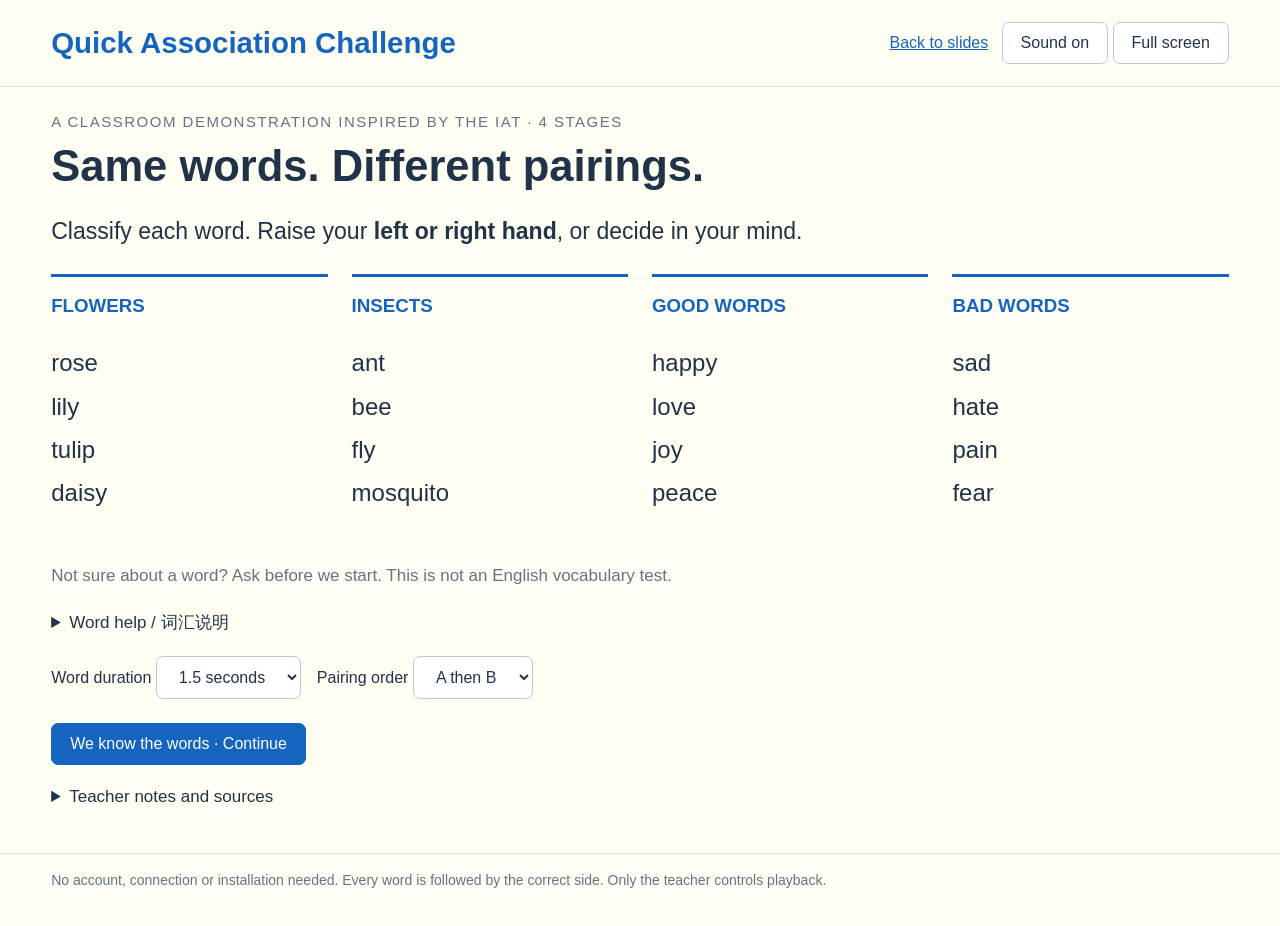
<file: output/warmup.html>
<!doctype html>
<html lang="en">
<head>
<meta charset="utf-8"><meta name="viewport" content="width=device-width,initial-scale=1">
<title>Quick Association Challenge</title>
<style>
:root{--paper:#fffef2;--blue:#1565c0;--ink:#203349;--muted:#647386}*{box-sizing:border-box}body{margin:0;background:var(--paper);color:var(--ink);font-family:Arial,Helvetica,sans-serif}header{padding:22px 4vw;border-bottom:1px solid #dae0df;display:flex;align-items:center;justify-content:space-between;gap:16px}h1{font-size:clamp(20px,2.3vw,32px);margin:0;color:var(--blue)}a{color:var(--blue)}button,select{font:inherit;padding:11px 18px;border:1px solid #b9c9d8;border-radius:7px;background:white;color:var(--ink);cursor:pointer}button.primary{background:var(--blue);color:white;border-color:var(--blue)}button:disabled{opacity:.45;cursor:default}button:focus-visible,a:focus-visible,select:focus-visible{outline:3px solid #e0a11c;outline-offset:3px}main{max-width:1320px;margin:auto;padding:26px 4vw}h2{font-size:clamp(28px,3.4vw,46px);margin:12px 0 20px}h3{color:var(--blue)}p,li{font-size:clamp(18px,1.8vw,25px);line-height:1.5}.eyebrow{font-size:15px;letter-spacing:.1em;color:var(--muted);text-transform:uppercase}.vocab{display:grid;grid-template-columns:repeat(4,1fr);gap:24px;margin:25px 0}.vocab section{border-top:3px solid var(--blue)}.vocab p{font-size:24px;line-height:1.8}.note{font-size:17px;color:var(--muted)}.controls{display:flex;flex-wrap:wrap;gap:12px;align-items:center;margin-top:24px}.labels{display:grid;grid-template-columns:1fr 1fr;gap:25px;margin-top:18px}.label{padding:20px;border-top:4px solid var(--blue);background:#eef4f9;text-align:center;min-height:125px}.label strong{font-size:clamp(20px,2.6vw,36px);display:block;line-height:1.3}.label small{font-size:16px;display:block;margin-bottom:10px;color:var(--muted)}#word{height:230px;display:flex;align-items:center;justify-content:center;font-size:clamp(48px,8vw,100px);font-weight:bold;text-align:center}#feedback{height:40px;text-align:center;font-size:25px;color:var(--blue)}#progress{color:var(--muted);font-size:17px;text-align:center;min-height:24px}.mapping{font-size:24px;line-height:1.6}.hidden{display:none!important}footer{max-width:1320px;margin:20px auto;padding:18px 4vw;border-top:1px solid #dae0df;font-size:14px;color:var(--muted)}details{margin-top:22px}summary{cursor:pointer;font-size:17px}details p{font-size:16px}.settings{display:flex;gap:16px;flex-wrap:wrap;align-items:center;margin:22px 0}.settings label{font-size:16px}.status{font-weight:bold;color:var(--blue)}@media(max-width:700px){.vocab{grid-template-columns:1fr 1fr}.vocab p{font-size:19px}header{align-items:flex-start;flex-direction:column}.label{padding:12px}#word{height:190px}.label strong{font-size:23px}}@media(prefers-reduced-motion:reduce){*{scroll-behavior:auto}}
</style>
</head>
<body><audio id="music" src="the-clock-is-ticking.mp3" loop preload="auto"></audio>
<header><h1>Quick Association Challenge</h1><div><a href="slides.html" id="back">Back to slides</a> &nbsp; <button id="sound">Sound on</button> <button id="fullscreen">Full screen</button><span id="audioStatus" role="status" style="font-size:14px"></span></div></header>
<main>
<section id="intro">
<div class="eyebrow">A classroom demonstration inspired by the IAT · 4 stages</div>
<h2>Same words. Different pairings.</h2>
<p>Classify each word. Raise your <strong>left or right hand</strong>, or decide in your mind.</p>
<div class="vocab">
<section><h3>FLOWERS</h3><p>rose<br>lily<br>tulip<br>daisy</p></section>
<section><h3>INSECTS</h3><p>ant<br>bee<br>fly<br>mosquito</p></section>
<section><h3>GOOD WORDS</h3><p>happy<br>love<br>joy<br>peace</p></section>
<section><h3>BAD WORDS</h3><p>sad<br>hate<br>pain<br>fear</p></section>
</div>
<p class="note">Not sure about a word? Ask before we start. This is not an English vocabulary test.</p>
<details><summary>Word help / 词汇说明</summary><p>rose 玫瑰 · lily 百合 · tulip 郁金香 · daisy 雏菊<br>ant 蚂蚁 · bee 蜜蜂 · fly 苍蝇 · mosquito 蚊子<br>happy 快乐 · love 爱 · joy 喜悦 · peace 和平<br>sad 悲伤 · hate 憎恨 · pain 痛苦 · fear 恐惧</p><p>For a multilingual class, explain unfamiliar items in the students' shared language. Continue only once everyone can classify them.</p></details>
<div class="settings"><label>Word duration <select id="speed"><option value="1200">1.2 seconds</option><option value="1500" selected>1.5 seconds</option><option value="2000">2 seconds</option><option value="2500">2.5 seconds</option></select></label><label>Pairing order <select id="order"><option value="AB">A then B</option><option value="BA">B then A</option></select></label></div>
<div class="controls"><button class="primary" id="begin">We know the words · Continue</button></div>
<details><summary>Teacher notes and sources</summary><p>This is an adapted, fixed-paced classroom demonstration. It records no individual responses, reaction times or personal data and calculates no IAT score. Feeling slower does not diagnose prejudice. Vocabulary, practice and rule switching can affect the experience.</p><p>The flower/insect words are drawn from the classic study; evaluation words are simplified for this class. Pairings are called A and B without promising which will feel easier. Order can be changed for another class, but this does not counterbalance order within a single group.</p><p><a href="https://faculty.washington.edu/agg/pdf/Gwald_McGh_Schw_JPSP_1998.OCR.pdf" target="_blank" rel="noopener">Greenwald, McGhee &amp; Schwartz (1998)</a> · <a href="https://pmc.ncbi.nlm.nih.gov/articles/PMC9170636/" target="_blank" rel="noopener">Best research practices for the IAT</a></p></details>
</section>
<section id="activity" class="hidden">
<div class="eyebrow" id="phaseCount"></div><h2 id="phaseTitle"></h2><p id="instruction"></p>
<div class="labels"><div class="label"><small>YOUR LEFT HAND</small><strong id="leftLabel"></strong></div><div class="label"><small>YOUR RIGHT HAND</small><strong id="rightLabel"></strong></div></div>
<div id="word">Ready?</div><div id="feedback"></div><div id="progress"></div>
<div class="controls"><button class="primary" id="play">Start</button><button id="replay">Restart this stage</button><button id="next" disabled>Next stage</button><button id="home">Back to word list</button></div>
<p class="note">Space: start / pause / resume. Classify by the category, not by whether you personally like the item.</p>
</section>
<section id="finish" class="hidden"><div class="eyebrow">Challenge complete</div><h2>Thanks for taking part!</h2><p>Let's return to the slides.</p><div class="controls"><a id="discussionLink" href="slides.html#4" style="background:#1565c0;color:white;padding:12px 20px;border-radius:7px;text-decoration:none">Continue to discussion</a><button id="again">Restart activity</button></div></section>
</main>
<footer>No account, connection or installation needed. Every word is followed by the correct side. Only the teacher controls playback.</footer>
<script>
'use strict';
const $=id=>document.getElementById(id);
const WORDS={flowers:['rose','lily','tulip','daisy'],insects:['ant','bee','fly','mosquito'],good:['happy','love','joy','peace'],bad:['sad','hate','pain','fear']};
const NAMES={flowers:'FLOWERS',insects:'INSECTS',good:'GOOD WORDS',bad:'BAD WORDS'};
const MAPS={A:{left:['flowers','good'],right:['insects','bad']},B:{left:['insects','good'],right:['flowers','bad']}};
let phases=[],phaseIndex=0,items=[],itemIndex=0,timer=null,running=false,done=false,state='ready',mainDuration=1500;
function shuffle(a){a=a.slice();for(let i=a.length-1;i>0;i--){const j=Math.floor(Math.random()*(i+1));[a[i],a[j]]=[a[j],a[i]];}return a;}
function pool(cats){return cats.flatMap(cat=>WORDS[cat].map(word=>({word,cat})));}
function trials(kind){if(kind==='target')return shuffle(pool(['flowers','insects']));if(kind==='attribute')return shuffle(pool(['good','bad']));let target=shuffle(pool(['flowers','insects'])),attribute=shuffle(pool(['good','bad']));if(kind==='mixedPractice'){target=shuffle(['flowers','insects'].flatMap(cat=>shuffle(pool([cat])).slice(0,2)));attribute=shuffle(['good','bad'].flatMap(cat=>shuffle(pool([cat])).slice(0,2)));}return target.flatMap((v,i)=>[v,attribute[i]]);}
function buildPhases(first,second){const m=MAPS[first],n=MAPS[second];return [
{title:'Flowers or insects',kind:'target',map:{left:[m.left[0]],right:[m.right[0]]},practice:true},
{title:'Good or bad words',kind:'attribute',map:{left:['good'],right:['bad']},practice:true},
{title:'First pairing',kind:'mixed',map:m,practice:false},
{title:'Second pairing: the categories switch sides',kind:'mixed',map:n,practice:false,switching:true}];}
const music=$('music');music.volume=0.3;
function playMusic(){if(music.muted||!running)return;const result=music.play();if(result&&result.catch)result.catch(()=>{$('audioStatus').textContent='Audio unavailable. Check the MP3 or click Sound on.';});}
function stopMusic(reset=false){music.pause();if(reset)music.currentTime=0;}
$('sound').onclick=()=>{music.muted=!music.muted;$('sound').textContent=music.muted?'Sound off':'Sound on';$('audioStatus').textContent='';if(music.muted)music.pause();else if(running)playMusic();};
music.addEventListener('error',()=>{$('audioStatus').textContent='Audio file not found or unsupported.';});
function stop(){clearTimeout(timer);timer=null;running=false;}
function screen(id){['intro','activity','finish'].forEach(x=>$(x).classList.toggle('hidden',x!==id));}
function loadPhase(){stop();stopMusic(true);done=false;state='ready';items=trials(phases[phaseIndex].kind);itemIndex=0;const p=phases[phaseIndex];screen('activity');$('phaseCount').textContent=`Stage ${phaseIndex+1} of ${phases.length}`;$('phaseTitle').textContent=p.title;$('instruction').textContent=p.switching?'Check the new left/right positions. Good and bad words will keep their original sides.':p.practice?'Classify the word. The correct side appears after each word.':'Follow the rules above. Decide first; the correct side appears after each word.';$('leftLabel').textContent=p.map.left.map(x=>NAMES[x]).join(' or ');$('rightLabel').textContent=p.map.right.map(x=>NAMES[x]).join(' or ');$('word').textContent='Ready?';$('feedback').textContent='';$('progress').textContent=`${items.length} words · ${p.practice?'Category warm-up':'Combined round'}`;$('play').disabled=false;$('play').textContent='Start';$('next').disabled=true;}
function schedule(fn,ms){timer=setTimeout(()=>{timer=null;if(running)fn();},ms);}
function countdown(n){state='countdown';$('word').textContent=n;$('feedback').textContent='Get ready';schedule(()=>n>1?countdown(n-1):showWord(),700);}
function showWord(){state='word';const p=phases[phaseIndex],it=items[itemIndex];$('word').textContent=it.word;$('feedback').textContent='';$('progress').textContent=`Word ${itemIndex+1} of ${items.length}`;schedule(()=>{state='answer';$('feedback').textContent=p.map.left.includes(it.cat)?'← LEFT':'RIGHT →';schedule(gap,900);},p.practice?2000:mainDuration);}
function gap(){state='gap';$('word').textContent='';$('feedback').textContent='';schedule(advance,300);}
function advance(){itemIndex++;if(itemIndex>=items.length){stop();stopMusic(true);done=true;state='done';$('word').textContent='Stage complete';$('feedback').textContent='';$('play').disabled=true;$('next').disabled=false;$('next').textContent=phaseIndex===phases.length-1?'Finish & discuss':'Next stage';}else showWord();}
function toggle(){if(done)return;if(running){stop();stopMusic();state='paused';$('word').textContent='Paused';$('feedback').textContent='Resume repeats the current word.';$('play').textContent='Resume';}else{running=true;playMusic();$('play').textContent='Pause';countdown(3);}}
$('begin').onclick=()=>{mainDuration=Number($('speed').value);const order=$('order').value;phases=buildPhases(order[0],order[1]);phaseIndex=0;loadPhase();};
$('play').onclick=toggle;$('replay').onclick=loadPhase;$('next').onclick=()=>{if(!done)return;if(++phaseIndex>=phases.length){stop();stopMusic(true);screen('finish');}else loadPhase();};
function home(){stop();stopMusic(true);screen('intro');}$('home').onclick=home;$('again').onclick=home;
document.addEventListener('keydown',e=>{if(e.code==='Space'&&!$('activity').classList.contains('hidden')&&!['BUTTON','SELECT','INPUT','A'].includes(document.activeElement.tagName)){e.preventDefault();toggle();}});
document.addEventListener('visibilitychange',()=>{if(document.hidden&&running)toggle();});
$('fullscreen').onclick=async()=>{try{if(document.fullscreenElement)await document.exitFullscreen();else await document.documentElement.requestFullscreen();}catch{$('fullscreen').textContent='Use browser full screen (F11)';}};
$('back').href=location.pathname.replace(/\\/g,'/').includes('/output/')?'slides.html#3':'output/slides.html#3';
$('discussionLink').href=location.pathname.replace(/\\/g,'/').includes('/output/')?'slides.html#4':'output/slides.html#4';
</script>
</body></html>
</file>
